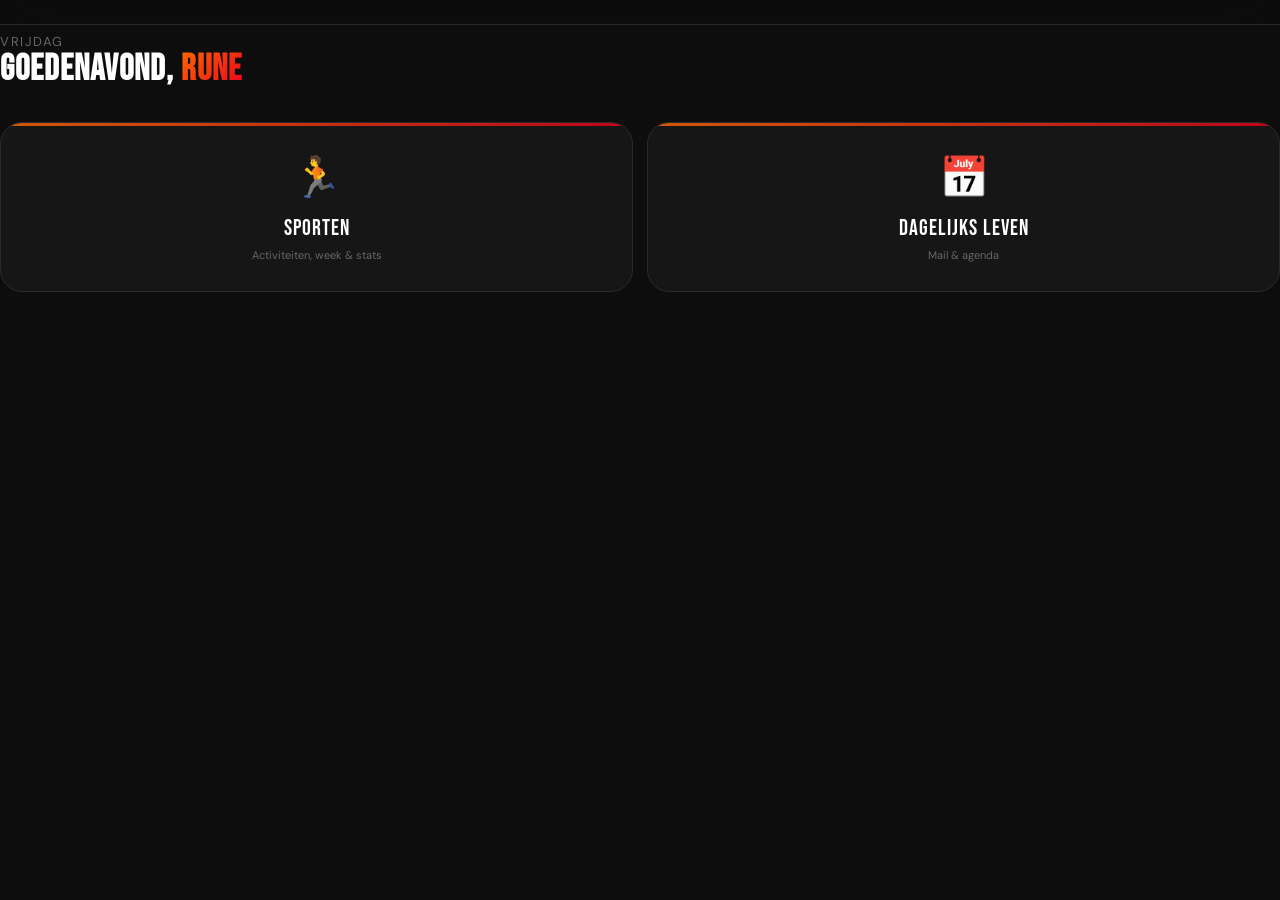
<file: index.html>
<!DOCTYPE html>
<html lang="nl">
<head>
  <meta charset="UTF-8">
  <meta name="viewport" content="width=device-width, initial-scale=1.0, viewport-fit=cover">
  <title>Garmin Coach</title>
  <meta name="apple-mobile-web-app-capable" content="yes">
  <meta name="apple-mobile-web-app-status-bar-style" content="black-translucent">
  <meta name="apple-mobile-web-app-title" content="Garmin Coach">
  <link href="https://fonts.googleapis.com/css2?family=Bebas+Neue&family=DM+Sans:wght@400;500;600&display=swap" rel="stylesheet">
  <link rel="stylesheet" href="./style.css">
</head>
<body>
<div class="statusbar-space"></div>
<div class="topnav">
  <div class="topnav-inner" id="topnav"></div>
</div>
<div id="app"></div>
<script src="./app.js"></script>
</body>
</html>
</file>
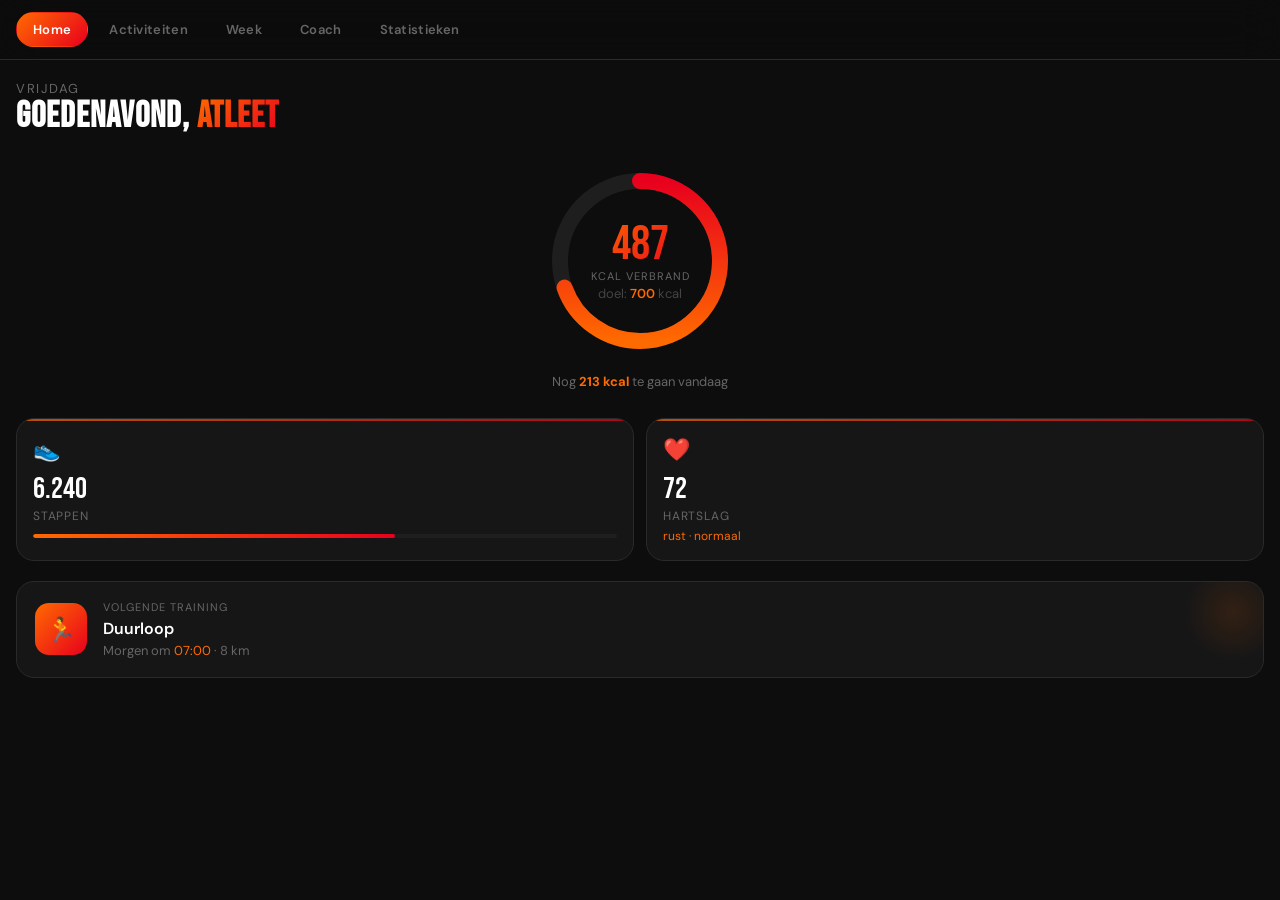
<file: garmin-coach/index.html>
<!DOCTYPE html>
<html lang="nl">
<head>
  <meta charset="UTF-8">
  <meta name="viewport" content="width=device-width, initial-scale=1.0, viewport-fit=cover">
  <title>Garmin Coach</title>
  <meta name="apple-mobile-web-app-capable" content="yes">
  <meta name="apple-mobile-web-app-status-bar-style" content="black-translucent">
  <meta name="apple-mobile-web-app-title" content="Garmin Coach">
  <link href="https://fonts.googleapis.com/css2?family=Bebas+Neue&family=DM+Sans:wght@400;500;600&display=swap" rel="stylesheet">
  <link rel="stylesheet" href="./style.css">
</head>
<body>

<div class="statusbar-space"></div>
<div class="topnav">
  <div class="topnav-inner" id="topnav"></div>
</div>

<div id="app"></div>

<script src="./app.js"></script>
</body>
</html>
</file>
<file: style.css>
:root {
    --bg: #0d0d0d;
    --card: #161616;
    --card2: #1e1e1e;
    --orange: #ff6a00;
    --red: #e8001d;
    --gradient: linear-gradient(135deg, #ff6a00, #e8001d);
    --text: #ffffff;
    --muted: #666;
    --border: #2a2a2a;
}

* { margin: 0; padding: 0; box-sizing: border-box; -webkit-tap-highlight-color: transparent; }

body {
    background: var(--bg);
    color: var(--text);
    font-family: 'DM Sans', sans-serif;
    min-height: 100vh;
    min-height: -webkit-fill-available;
    overflow-x: hidden;
    padding-bottom: 90px;
}

.statusbar-space { height: env(safe-area-inset-top, 44px); }

/* TOP NAV */
.topnav {
    position: sticky;
    top: 0;
    z-index: 100;
    background: rgba(13,13,13,0.92);
    backdrop-filter: blur(20px);
    -webkit-backdrop-filter: blur(20px);
    border-bottom: 1px solid var(--border);
    padding: 0 16px;
}

.topnav-inner {
    display: flex;
    align-items: center;
    gap: 4px;
    overflow-x: auto;
    scrollbar-width: none;
    padding: 12px 0;
}
.topnav-inner::-webkit-scrollbar { display: none; }

.tab {
    flex-shrink: 0;
    padding: 8px 16px;
    border-radius: 20px;
    font-size: 13px;
    font-weight: 600;
    color: var(--muted);
    cursor: pointer;
    transition: all 0.2s;
    border: 1.5px solid transparent;
    letter-spacing: 0.3px;
}
.tab.active {
    background: var(--gradient);
    color: white;
    border-color: transparent;
}

/* PAGES */
.page { display: none; padding: 20px 16px; }
.page.active { display: block; }

/* GREETING */
.greeting { margin-bottom: 24px; }
.greeting .day {
    font-size: 13px;
    color: var(--muted);
    text-transform: uppercase;
    letter-spacing: 1.5px;
}
.greeting h1 {
    font-family: 'Bebas Neue', sans-serif;
    font-size: 36px;
    letter-spacing: 1px;
    line-height: 1.1;
}
.greeting h1 span {
    background: var(--gradient);
    -webkit-background-clip: text;
    -webkit-text-fill-color: transparent;
}

/* CALORIE RING */
.ring-section {
    display: flex;
    flex-direction: column;
    align-items: center;
    margin-bottom: 28px;
}
.ring-wrap { position: relative; width: 200px; height: 200px; }
.ring-wrap svg { transform: rotate(-90deg); }
.ring-bg { fill: none; stroke: var(--card2); stroke-width: 16; }
.ring-fill {
    fill: none;
    stroke-width: 16;
    stroke-linecap: round;
    stroke: url(#ringGrad);
    stroke-dasharray: 502;
    stroke-dashoffset: 502;
    transition: stroke-dashoffset 1.2s cubic-bezier(0.4,0,0.2,1);
}
.ring-center {
    position: absolute;
    top: 50%; left: 50%;
    transform: translate(-50%, -50%);
    text-align: center;
}
.ring-center .cal-burned {
    font-family: 'Bebas Neue', sans-serif;
    font-size: 48px;
    line-height: 1;
    background: var(--gradient);
    -webkit-background-clip: text;
    -webkit-text-fill-color: transparent;
}
.ring-center .cal-label { font-size: 11px; color: var(--muted); text-transform: uppercase; letter-spacing: 1px; }
.ring-center .cal-goal { font-size: 13px; color: #444; margin-top: 2px; }
.ring-center .cal-goal span { color: var(--orange); font-weight: 600; }
.ring-subtitle { margin-top: 12px; font-size: 13px; color: var(--muted); }
.ring-subtitle b { color: var(--orange); }

/* STAT CARDS */
.stats-grid { display: grid; grid-template-columns: 1fr 1fr; gap: 12px; margin-bottom: 20px; }
.stat-card {
    background: var(--card);
    border: 1px solid var(--border);
    border-radius: 18px;
    padding: 16px;
    position: relative;
    overflow: hidden;
}
.stat-card::before {
    content: '';
    position: absolute;
    top: 0; left: 0; right: 0;
    height: 2px;
    background: var(--gradient);
    opacity: 0.7;
}
.stat-card .icon { font-size: 22px; margin-bottom: 10px; }
.stat-card .value {
    font-family: 'Bebas Neue', sans-serif;
    font-size: 30px;
    line-height: 1;
}
.stat-card .unit { font-size: 13px; color: var(--orange); font-weight: 600; }
.stat-card .label { font-size: 12px; color: var(--muted); margin-top: 4px; text-transform: uppercase; letter-spacing: 0.8px; }
.stat-card .bar-wrap { margin-top: 10px; height: 4px; background: var(--card2); border-radius: 2px; overflow: hidden; }
.stat-card .bar-fill { height: 100%; border-radius: 2px; background: var(--gradient); }
.stat-card .sub { font-size: 12px; color: var(--orange); margin-top: 4px; }

/* NEXT TRAINING */
.next-training {
    background: var(--card);
    border: 1px solid var(--border);
    border-radius: 18px;
    padding: 18px;
    display: flex;
    align-items: center;
    gap: 16px;
    margin-bottom: 20px;
    position: relative;
    overflow: hidden;
}
.next-training::after {
    content: '';
    position: absolute;
    right: -20px; top: -20px;
    width: 100px; height: 100px;
    background: radial-gradient(circle, rgba(255,106,0,0.12), transparent 70%);
    border-radius: 50%;
}
.training-icon {
    width: 52px; height: 52px;
    background: var(--gradient);
    border-radius: 14px;
    display: flex;
    align-items: center;
    justify-content: center;
    font-size: 24px;
    flex-shrink: 0;
}
.training-info .label { font-size: 11px; color: var(--muted); text-transform: uppercase; letter-spacing: 1px; margin-bottom: 4px; }
.training-info .name { font-weight: 600; font-size: 16px; }
.training-info .meta { font-size: 13px; color: var(--muted); margin-top: 3px; }
.training-info .meta span { color: var(--orange); }

/* PAGE TITLE */
.page-title {
    font-family: 'Bebas Neue', sans-serif;
    font-size: 32px;
    letter-spacing: 1px;
    margin-bottom: 20px;
}
.page-title span {
    background: var(--gradient);
    -webkit-background-clip: text;
    -webkit-text-fill-color: transparent;
}

/* EMPTY STATE */
.empty-state { text-align: center; padding: 60px 20px; color: var(--muted); }
.empty-state .emoji { font-size: 48px; margin-bottom: 12px; }
.empty-state p { font-size: 15px; line-height: 1.5; }
.coming-soon-badge {
    display: inline-block;
    background: rgba(255,106,0,0.15);
    border: 1px solid rgba(255,106,0,0.3);
    color: var(--orange);
    font-size: 11px;
    padding: 4px 10px;
    border-radius: 20px;
    font-weight: 600;
    letter-spacing: 0.5px;
    margin-top: 8px;
}

/* WEEK */
.week-grid { display: grid; grid-template-columns: repeat(7, 1fr); gap: 6px; margin-bottom: 24px; }
.week-day { display: flex; flex-direction: column; align-items: center; gap: 6px; }
.week-day .day-label { font-size: 10px; color: var(--muted); text-transform: uppercase; letter-spacing: 0.5px; }
.week-day .day-date { font-size: 11px; color: var(--muted); font-weight: 600; }
.week-day.today .day-date { color: var(--orange); }
.week-day .day-bar-wrap {
    width: 100%; height: 80px;
    background: var(--card);
    border-radius: 8px;
    overflow: hidden;
    display: flex;
    flex-direction: column;
    justify-content: flex-end;
    border: 1px solid var(--border);
}
.week-day .day-bar { width: 100%; border-radius: 6px 6px 0 0; background: var(--gradient); opacity: 0.4; }
.week-day.done .day-bar { opacity: 1; }
.week-day.today .day-bar { opacity: 0.8; }
.week-day .day-dot { width: 6px; height: 6px; border-radius: 50%; background: var(--border); }
.week-day.done .day-dot { background: var(--orange); }
.week-day.today .day-dot { background: var(--red); }

.week-summary { background: var(--card); border: 1px solid var(--border); border-radius: 18px; padding: 18px; margin-bottom: 16px; }
.week-summary h3 { font-size: 13px; color: var(--muted); text-transform: uppercase; letter-spacing: 1px; margin-bottom: 14px; }
.week-stat-row { display: flex; justify-content: space-between; align-items: center; padding: 8px 0; border-bottom: 1px solid var(--border); }
.week-stat-row:last-child { border-bottom: none; }
.week-stat-row .wlabel { font-size: 14px; color: var(--muted); }
.week-stat-row .wval { font-family: 'Bebas Neue', sans-serif; font-size: 22px; color: var(--orange); }

/* COACH */
.coach-header { background: var(--card); border: 1px solid var(--border); border-radius: 18px; padding: 20px; margin-bottom: 16px; text-align: center; }
.coach-avatar { width: 64px; height: 64px; background: var(--gradient); border-radius: 50%; display: flex; align-items: center; justify-content: center; font-size: 28px; margin: 0 auto 12px; }
.coach-header h2 { font-family: 'Bebas Neue', sans-serif; font-size: 24px; letter-spacing: 1px; }
.coach-header p { font-size: 13px; color: var(--muted); margin-top: 4px; }
.coach-tip { background: var(--card); border: 1px solid var(--border); border-left: 3px solid var(--orange); border-radius: 0 16px 16px 0; padding: 16px; margin-bottom: 12px; }
.coach-tip .tip-label { font-size: 11px; color: var(--orange); text-transform: uppercase; letter-spacing: 1px; margin-bottom: 6px; font-weight: 600; }
.coach-tip p { font-size: 14px; line-height: 1.6; color: #ccc; }

/* STATISTIEKEN */
.stat-big-card { background: var(--card); border: 1px solid var(--border); border-radius: 18px; padding: 20px; margin-bottom: 14px; }
.stat-big-card h3 { font-size: 12px; color: var(--muted); text-transform: uppercase; letter-spacing: 1px; margin-bottom: 12px; }
.big-num { font-family: 'Bebas Neue', sans-serif; font-size: 52px; line-height: 1; background: var(--gradient); -webkit-background-clip: text; -webkit-text-fill-color: transparent; }
.big-num-unit { font-size: 14px; color: var(--muted); margin-left: 4px; }
.mini-bar-row { display: flex; align-items: center; gap: 10px; margin-top: 14px; }
.mini-bar-label { font-size: 12px; color: var(--muted); width: 24px; }
.mini-bar-track { flex: 1; height: 6px; background: var(--card2); border-radius: 3px; overflow: hidden; }
.mini-bar-fill { height: 100%; border-radius: 3px; background: var(--gradient); }
.mini-bar-val { font-size: 12px; color: var(--muted); width: 40px; text-align: right; }

.bottom-safe { height: env(safe-area-inset-bottom, 20px); }

/* COACH BUTTON */
.coach-btn {
    width: 100%;
    padding: 16px;
    background: var(--gradient);
    color: white;
    border: none;
    border-radius: 16px;
    font-size: 15px;
    font-weight: 600;
    cursor: pointer;
    margin-top: 8px;
    font-family: 'DM Sans', sans-serif;
}

/* ACTIVITY ITEMS */
.activity-item {
    background: var(--card);
    border: 1px solid var(--border);
    border-radius: 16px;
    padding: 16px;
    margin-bottom: 12px;
    display: flex;
    align-items: center;
    gap: 14px;
}
.activity-dot {
    width: 44px; height: 44px;
    border-radius: 12px;
    background: var(--card2);
    border: 1.5px solid var(--border);
    display: flex;
    align-items: center;
    justify-content: center;
    font-size: 20px;
    flex-shrink: 0;
}
.activity-info { flex: 1; }
.activity-info .name { font-weight: 600; font-size: 15px; }
.activity-info .date { font-size: 12px; color: var(--muted); margin-top: 2px; }
.activity-stats { text-align: right; }
.activity-stats .cal { font-family: 'Bebas Neue', sans-serif; font-size: 22px; color: var(--orange); }
.activity-stats .dist { font-size: 12px; color: var(--muted); }

/* PADEL CARD */
.padel-card {
    background: var(--card);
    border: 1px solid var(--border);
    border-radius: 18px;
    padding: 16px 18px;
    display: flex;
    align-items: center;
    justify-content: space-between;
    margin-bottom: 20px;
    border-left: 3px solid var(--orange);
}
.padel-info { display: flex; align-items: center; gap: 12px; }
.padel-icon { font-size: 28px; }
.padel-title { font-weight: 600; font-size: 15px; }
.padel-sub { font-size: 12px; color: var(--muted); margin-top: 2px; }
.padel-btn {
    background: var(--gradient);
    color: white;
    border: none;
    border-radius: 12px;
    padding: 10px 18px;
    font-size: 14px;
    font-weight: 600;
    cursor: pointer;
    font-family: 'DM Sans', sans-serif;
    flex-shrink: 0;
}
/* OUDE ACTIVITEITEN KNOP */
.oude-activiteiten-btn {
    width: 100%;
    padding: 14px;
    background: var(--card);
    color: var(--muted);
    border: 1px solid var(--border);
    border-radius: 14px;
    font-size: 14px;
    font-weight: 600;
    cursor: pointer;
    margin-bottom: 12px;
    font-family: 'DM Sans', sans-serif;
    text-align: left;
    transition: border-color 0.2s, color 0.2s;
}
.oude-activiteiten-btn:hover {
    border-color: var(--orange);
    color: var(--orange);
}

/* ─── HOOFDSCHERM ─── */
.hoofdscherm { padding: 8px 0; }

.sectie-grid {
    display: grid;
    grid-template-columns: 1fr 1fr;
    gap: 14px;
    margin-top: 32px;
}

.sectie-btn {
    background: var(--card);
    border: 1px solid var(--border);
    border-radius: 22px;
    padding: 28px 18px;
    cursor: pointer;
    text-align: center;
    transition: border-color 0.2s, transform 0.15s;
    font-family: 'DM Sans', sans-serif;
    position: relative;
    overflow: hidden;
}
.sectie-btn::before {
    content: '';
    position: absolute;
    top: 0; left: 0; right: 0;
    height: 3px;
    background: var(--gradient);
    opacity: 0.8;
}
.sectie-btn:active { transform: scale(0.97); }
.sectie-btn:hover { border-color: var(--orange); }

.sectie-icon { font-size: 40px; margin-bottom: 12px; }
.sectie-label {
    font-family: 'Bebas Neue', sans-serif;
    font-size: 22px;
    letter-spacing: 1px;
    color: var(--text);
    margin-bottom: 6px;
}
.sectie-sub { font-size: 11px; color: var(--muted); line-height: 1.4; }

/* ─── BACK BUTTON ─── */
.back-btn {
    flex-shrink: 0;
    padding: 7px 14px;
    border-radius: 20px;
    font-size: 13px;
    font-weight: 600;
    color: var(--orange);
    cursor: pointer;
    background: none;
    border: 1.5px solid var(--orange);
    font-family: 'DM Sans', sans-serif;
    margin-right: 4px;
    transition: background 0.2s, color 0.2s;
}
.back-btn:hover { background: var(--orange); color: white; }

/* ─── DAGELIJKS CARDS ─── */
.dagelijks-cards { display: flex; flex-direction: column; gap: 12px; margin-top: 8px; }
.dagelijks-card {
    background: var(--card);
    border: 1px solid var(--border);
    border-radius: 18px;
    padding: 18px;
    display: flex;
    align-items: center;
    gap: 16px;
    cursor: pointer;
    transition: border-color 0.2s;
}
.dagelijks-card:hover { border-color: var(--orange); }
.dagelijks-card-icon { font-size: 32px; flex-shrink: 0; }
.dagelijks-card-title { font-weight: 600; font-size: 16px; }
.dagelijks-card-sub { font-size: 12px; color: var(--muted); margin-top: 2px; }
.dagelijks-card-arrow { font-size: 24px; color: var(--muted); margin-left: auto; }
</file>
<file: garmin-coach/style.css>
:root {
    --bg: #0d0d0d;
    --card: #161616;
    --card2: #1e1e1e;
    --orange: #ff6a00;
    --red: #e8001d;
    --gradient: linear-gradient(135deg, #ff6a00, #e8001d);
    --text: #ffffff;
    --muted: #666;
    --border: #2a2a2a;
}

* { margin: 0; padding: 0; box-sizing: border-box; -webkit-tap-highlight-color: transparent; }

body {
    background: var(--bg);
    color: var(--text);
    font-family: 'DM Sans', sans-serif;
    min-height: 100vh;
    min-height: -webkit-fill-available;
    overflow-x: hidden;
    padding-bottom: 90px;
}

.statusbar-space { height: env(safe-area-inset-top, 44px); }

/* TOP NAV */
.topnav {
    position: sticky;
    top: 0;
    z-index: 100;
    background: rgba(13,13,13,0.92);
    backdrop-filter: blur(20px);
    -webkit-backdrop-filter: blur(20px);
    border-bottom: 1px solid var(--border);
    padding: 0 16px;
}

.topnav-inner {
    display: flex;
    align-items: center;
    gap: 4px;
    overflow-x: auto;
    scrollbar-width: none;
    padding: 12px 0;
}
.topnav-inner::-webkit-scrollbar { display: none; }

.tab {
    flex-shrink: 0;
    padding: 8px 16px;
    border-radius: 20px;
    font-size: 13px;
    font-weight: 600;
    color: var(--muted);
    cursor: pointer;
    transition: all 0.2s;
    border: 1.5px solid transparent;
    letter-spacing: 0.3px;
}
.tab.active {
    background: var(--gradient);
    color: white;
    border-color: transparent;
}

/* PAGES */
.page { display: none; padding: 20px 16px; }
.page.active { display: block; }

/* GREETING */
.greeting { margin-bottom: 24px; }
.greeting .day {
    font-size: 13px;
    color: var(--muted);
    text-transform: uppercase;
    letter-spacing: 1.5px;
}
.greeting h1 {
    font-family: 'Bebas Neue', sans-serif;
    font-size: 36px;
    letter-spacing: 1px;
    line-height: 1.1;
}
.greeting h1 span {
    background: var(--gradient);
    -webkit-background-clip: text;
    -webkit-text-fill-color: transparent;
}

/* CALORIE RING */
.ring-section {
    display: flex;
    flex-direction: column;
    align-items: center;
    margin-bottom: 28px;
}
.ring-wrap { position: relative; width: 200px; height: 200px; }
.ring-wrap svg { transform: rotate(-90deg); }
.ring-bg { fill: none; stroke: var(--card2); stroke-width: 16; }
.ring-fill {
    fill: none;
    stroke-width: 16;
    stroke-linecap: round;
    stroke: url(#ringGrad);
    stroke-dasharray: 502;
    stroke-dashoffset: 502;
    transition: stroke-dashoffset 1.2s cubic-bezier(0.4,0,0.2,1);
}
.ring-center {
    position: absolute;
    top: 50%; left: 50%;
    transform: translate(-50%, -50%);
    text-align: center;
}
.ring-center .cal-burned {
    font-family: 'Bebas Neue', sans-serif;
    font-size: 48px;
    line-height: 1;
    background: var(--gradient);
    -webkit-background-clip: text;
    -webkit-text-fill-color: transparent;
}
.ring-center .cal-label { font-size: 11px; color: var(--muted); text-transform: uppercase; letter-spacing: 1px; }
.ring-center .cal-goal { font-size: 13px; color: #444; margin-top: 2px; }
.ring-center .cal-goal span { color: var(--orange); font-weight: 600; }
.ring-subtitle { margin-top: 12px; font-size: 13px; color: var(--muted); }
.ring-subtitle b { color: var(--orange); }

/* STAT CARDS */
.stats-grid { display: grid; grid-template-columns: 1fr 1fr; gap: 12px; margin-bottom: 20px; }
.stat-card {
    background: var(--card);
    border: 1px solid var(--border);
    border-radius: 18px;
    padding: 16px;
    position: relative;
    overflow: hidden;
}
.stat-card::before {
    content: '';
    position: absolute;
    top: 0; left: 0; right: 0;
    height: 2px;
    background: var(--gradient);
    opacity: 0.7;
}
.stat-card .icon { font-size: 22px; margin-bottom: 10px; }
.stat-card .value {
    font-family: 'Bebas Neue', sans-serif;
    font-size: 30px;
    line-height: 1;
}
.stat-card .unit { font-size: 13px; color: var(--orange); font-weight: 600; }
.stat-card .label { font-size: 12px; color: var(--muted); margin-top: 4px; text-transform: uppercase; letter-spacing: 0.8px; }
.stat-card .bar-wrap { margin-top: 10px; height: 4px; background: var(--card2); border-radius: 2px; overflow: hidden; }
.stat-card .bar-fill { height: 100%; border-radius: 2px; background: var(--gradient); }
.stat-card .sub { font-size: 12px; color: var(--orange); margin-top: 4px; }

/* NEXT TRAINING */
.next-training {
    background: var(--card);
    border: 1px solid var(--border);
    border-radius: 18px;
    padding: 18px;
    display: flex;
    align-items: center;
    gap: 16px;
    margin-bottom: 20px;
    position: relative;
    overflow: hidden;
}
.next-training::after {
    content: '';
    position: absolute;
    right: -20px; top: -20px;
    width: 100px; height: 100px;
    background: radial-gradient(circle, rgba(255,106,0,0.12), transparent 70%);
    border-radius: 50%;
}
.training-icon {
    width: 52px; height: 52px;
    background: var(--gradient);
    border-radius: 14px;
    display: flex;
    align-items: center;
    justify-content: center;
    font-size: 24px;
    flex-shrink: 0;
}
.training-info .label { font-size: 11px; color: var(--muted); text-transform: uppercase; letter-spacing: 1px; margin-bottom: 4px; }
.training-info .name { font-weight: 600; font-size: 16px; }
.training-info .meta { font-size: 13px; color: var(--muted); margin-top: 3px; }
.training-info .meta span { color: var(--orange); }

/* PAGE TITLE */
.page-title {
    font-family: 'Bebas Neue', sans-serif;
    font-size: 32px;
    letter-spacing: 1px;
    margin-bottom: 20px;
}
.page-title span {
    background: var(--gradient);
    -webkit-background-clip: text;
    -webkit-text-fill-color: transparent;
}

/* EMPTY STATE */
.empty-state { text-align: center; padding: 60px 20px; color: var(--muted); }
.empty-state .emoji { font-size: 48px; margin-bottom: 12px; }
.empty-state p { font-size: 15px; line-height: 1.5; }
.coming-soon-badge {
    display: inline-block;
    background: rgba(255,106,0,0.15);
    border: 1px solid rgba(255,106,0,0.3);
    color: var(--orange);
    font-size: 11px;
    padding: 4px 10px;
    border-radius: 20px;
    font-weight: 600;
    letter-spacing: 0.5px;
    margin-top: 8px;
}

/* WEEK */
.week-grid { display: grid; grid-template-columns: repeat(7, 1fr); gap: 6px; margin-bottom: 24px; }
.week-day { display: flex; flex-direction: column; align-items: center; gap: 6px; }
.week-day .day-label { font-size: 10px; color: var(--muted); text-transform: uppercase; letter-spacing: 0.5px; }
.week-day .day-bar-wrap {
    width: 100%; height: 80px;
    background: var(--card);
    border-radius: 8px;
    overflow: hidden;
    display: flex;
    flex-direction: column;
    justify-content: flex-end;
    border: 1px solid var(--border);
}
.week-day .day-bar { width: 100%; border-radius: 6px 6px 0 0; background: var(--gradient); opacity: 0.4; }
.week-day.done .day-bar { opacity: 1; }
.week-day.today .day-bar { opacity: 0.8; }
.week-day .day-dot { width: 6px; height: 6px; border-radius: 50%; background: var(--border); }
.week-day.done .day-dot { background: var(--orange); }
.week-day.today .day-dot { background: var(--red); }

.week-summary { background: var(--card); border: 1px solid var(--border); border-radius: 18px; padding: 18px; margin-bottom: 16px; }
.week-summary h3 { font-size: 13px; color: var(--muted); text-transform: uppercase; letter-spacing: 1px; margin-bottom: 14px; }
.week-stat-row { display: flex; justify-content: space-between; align-items: center; padding: 8px 0; border-bottom: 1px solid var(--border); }
.week-stat-row:last-child { border-bottom: none; }
.week-stat-row .wlabel { font-size: 14px; color: var(--muted); }
.week-stat-row .wval { font-family: 'Bebas Neue', sans-serif; font-size: 22px; color: var(--orange); }

/* COACH */
.coach-header { background: var(--card); border: 1px solid var(--border); border-radius: 18px; padding: 20px; margin-bottom: 16px; text-align: center; }
.coach-avatar { width: 64px; height: 64px; background: var(--gradient); border-radius: 50%; display: flex; align-items: center; justify-content: center; font-size: 28px; margin: 0 auto 12px; }
.coach-header h2 { font-family: 'Bebas Neue', sans-serif; font-size: 24px; letter-spacing: 1px; }
.coach-header p { font-size: 13px; color: var(--muted); margin-top: 4px; }
.coach-tip { background: var(--card); border: 1px solid var(--border); border-left: 3px solid var(--orange); border-radius: 0 16px 16px 0; padding: 16px; margin-bottom: 12px; }
.coach-tip .tip-label { font-size: 11px; color: var(--orange); text-transform: uppercase; letter-spacing: 1px; margin-bottom: 6px; font-weight: 600; }
.coach-tip p { font-size: 14px; line-height: 1.6; color: #ccc; }

/* STATISTIEKEN */
.stat-big-card { background: var(--card); border: 1px solid var(--border); border-radius: 18px; padding: 20px; margin-bottom: 14px; }
.stat-big-card h3 { font-size: 12px; color: var(--muted); text-transform: uppercase; letter-spacing: 1px; margin-bottom: 12px; }
.big-num { font-family: 'Bebas Neue', sans-serif; font-size: 52px; line-height: 1; background: var(--gradient); -webkit-background-clip: text; -webkit-text-fill-color: transparent; }
.big-num-unit { font-size: 14px; color: var(--muted); margin-left: 4px; }
.mini-bar-row { display: flex; align-items: center; gap: 10px; margin-top: 14px; }
.mini-bar-label { font-size: 12px; color: var(--muted); width: 24px; }
.mini-bar-track { flex: 1; height: 6px; background: var(--card2); border-radius: 3px; overflow: hidden; }
.mini-bar-fill { height: 100%; border-radius: 3px; background: var(--gradient); }
.mini-bar-val { font-size: 12px; color: var(--muted); width: 40px; text-align: right; }

.bottom-safe { height: env(safe-area-inset-bottom, 20px); }
</file>
